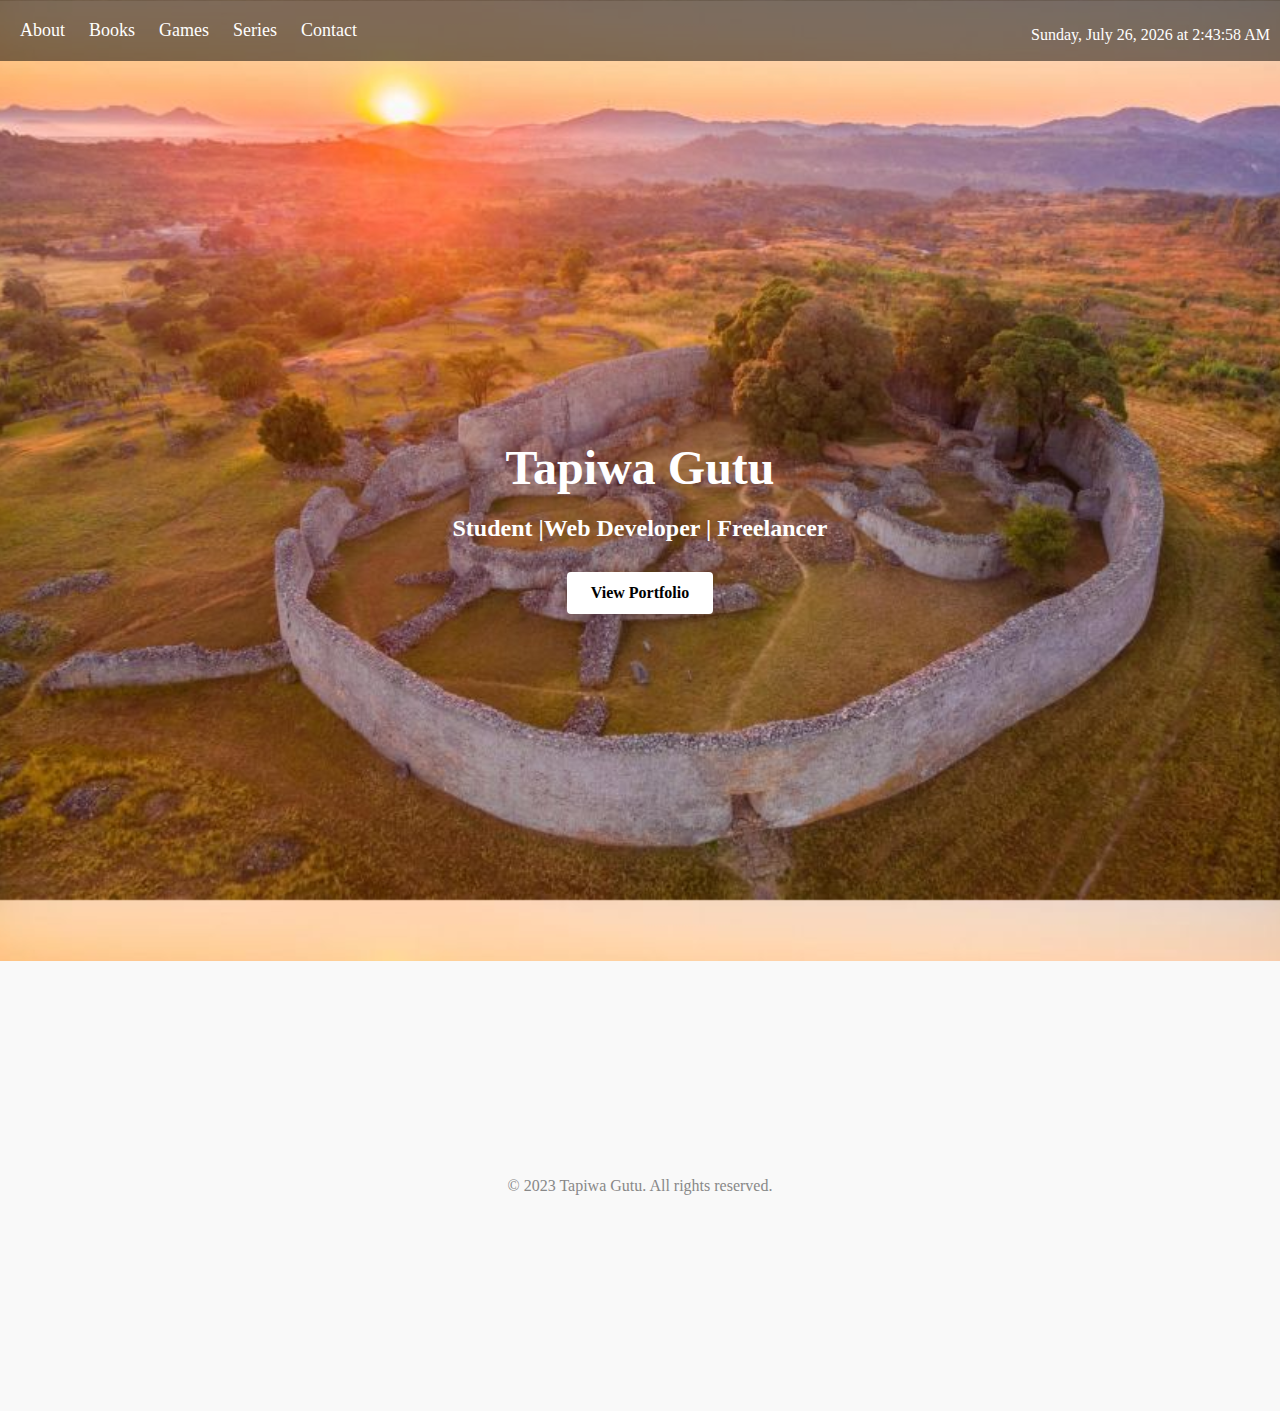
<file: Final Project/Index.html>
<!DOCTYPE html>
<html lang="en">
<head>
    <meta charset="UTF-8">
    <meta name="viewport" content="width=device-width, initial-scale=1.0">
    <title>Tapiwa Gutu - Personal Website</title>
    <link rel="stylesheet" href="Index.css">
</head>
<body>
    <header>
        <p id="current-time"></p>
        <nav>
            <ul>
                <li><a href="about.html">About</a></li>
                <li><a href="books.html">Books</a></li>
                <li><a href="games.html">Games</a></li>
                <li><a href="series.html">Series</a></li>
                <li><a href="contact.html">Contact</a></li>
            </ul>
        </nav>
    </header>

    <section id="hero">
        <div class="hero-content">
            <h1>Tapiwa Gutu</h1>
            <h2> Student |Web Developer | Freelancer</h2>
            <a href="https://github.com/td0007" class="cta-button">View Portfolio</a>
        </div>
    </section>
    <footer>
        <p>&copy; 2023 Tapiwa Gutu. All rights reserved.</p>
    </footer>

    <script src="Personal Website Javascript.js"></script>
</body>
</html>
</file>
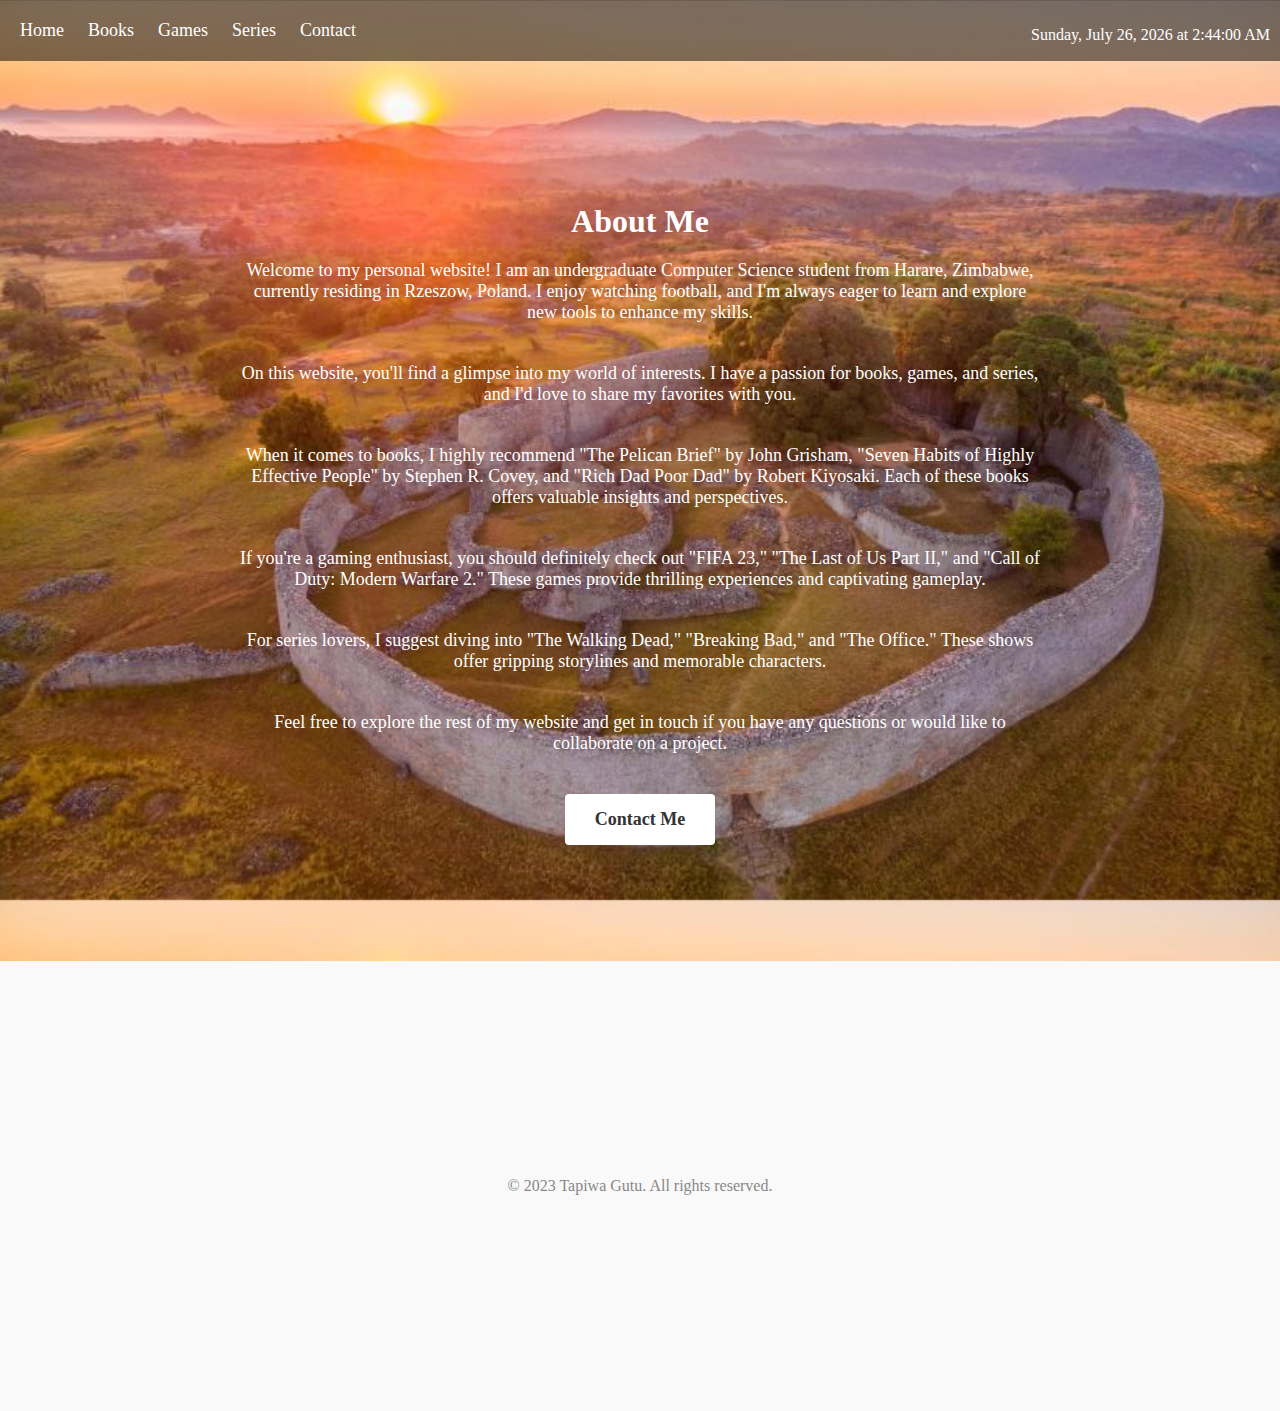
<file: Final Project/About.html>
<!DOCTYPE html>
<html lang="en">
<head>
    <meta charset="UTF-8">
    <meta name="viewport" content="width=device-width, initial-scale=1.0">
    <title>About - Tapiwa Gutu - Personal Website</title>
    <link rel="stylesheet" href="Index.css">
</head>
<body>
    <header>
        <p id="current-time"></p>
        <nav>
            <ul>
                <li><a href="index.html">Home</a></li>
                <li><a href="books.html">Books</a></li>
                <li><a href="games.html">Games</a></li>
                <li><a href="series.html">Series</a></li>
                <li><a href="contact.html">Contact</a></li>
            </ul>
        </nav>
    </header>

    <section id="about">
        <div class="about-content">
          <h2>About Me</h2>
          <p>Welcome to my personal website! I am an undergraduate Computer Science student from Harare, Zimbabwe, currently residing in Rzeszow, Poland. I enjoy watching football, and I'm always eager to learn and explore new tools to enhance my skills.</p>
          <p>On this website, you'll find a glimpse into my world of interests. I have a passion for books, games, and series, and I'd love to share my favorites with you.</p>
          <p>When it comes to books, I highly recommend "The Pelican Brief" by John Grisham, "Seven Habits of Highly Effective People" by Stephen R. Covey, and "Rich Dad Poor Dad" by Robert Kiyosaki. Each of these books offers valuable insights and perspectives.</p>
          <p>If you're a gaming enthusiast, you should definitely check out "FIFA 23," "The Last of Us Part II," and "Call of Duty: Modern Warfare 2." These games provide thrilling experiences and captivating gameplay.</p>
          <p>For series lovers, I suggest diving into "The Walking Dead," "Breaking Bad," and "The Office." These shows offer gripping storylines and memorable characters.</p>
          <p>Feel free to explore the rest of my website and get in touch if you have any questions or would like to collaborate on a project.</p>
          <a href="Contact.html" class="cta-button">Contact Me</a>
        </div>
      </section>
      
    <footer>
        <p>&copy; 2023 Tapiwa Gutu. All rights reserved.</p>
    </footer>

    <script src="Personal Website Javascript.js"></script>
</body>
</html>
</file>
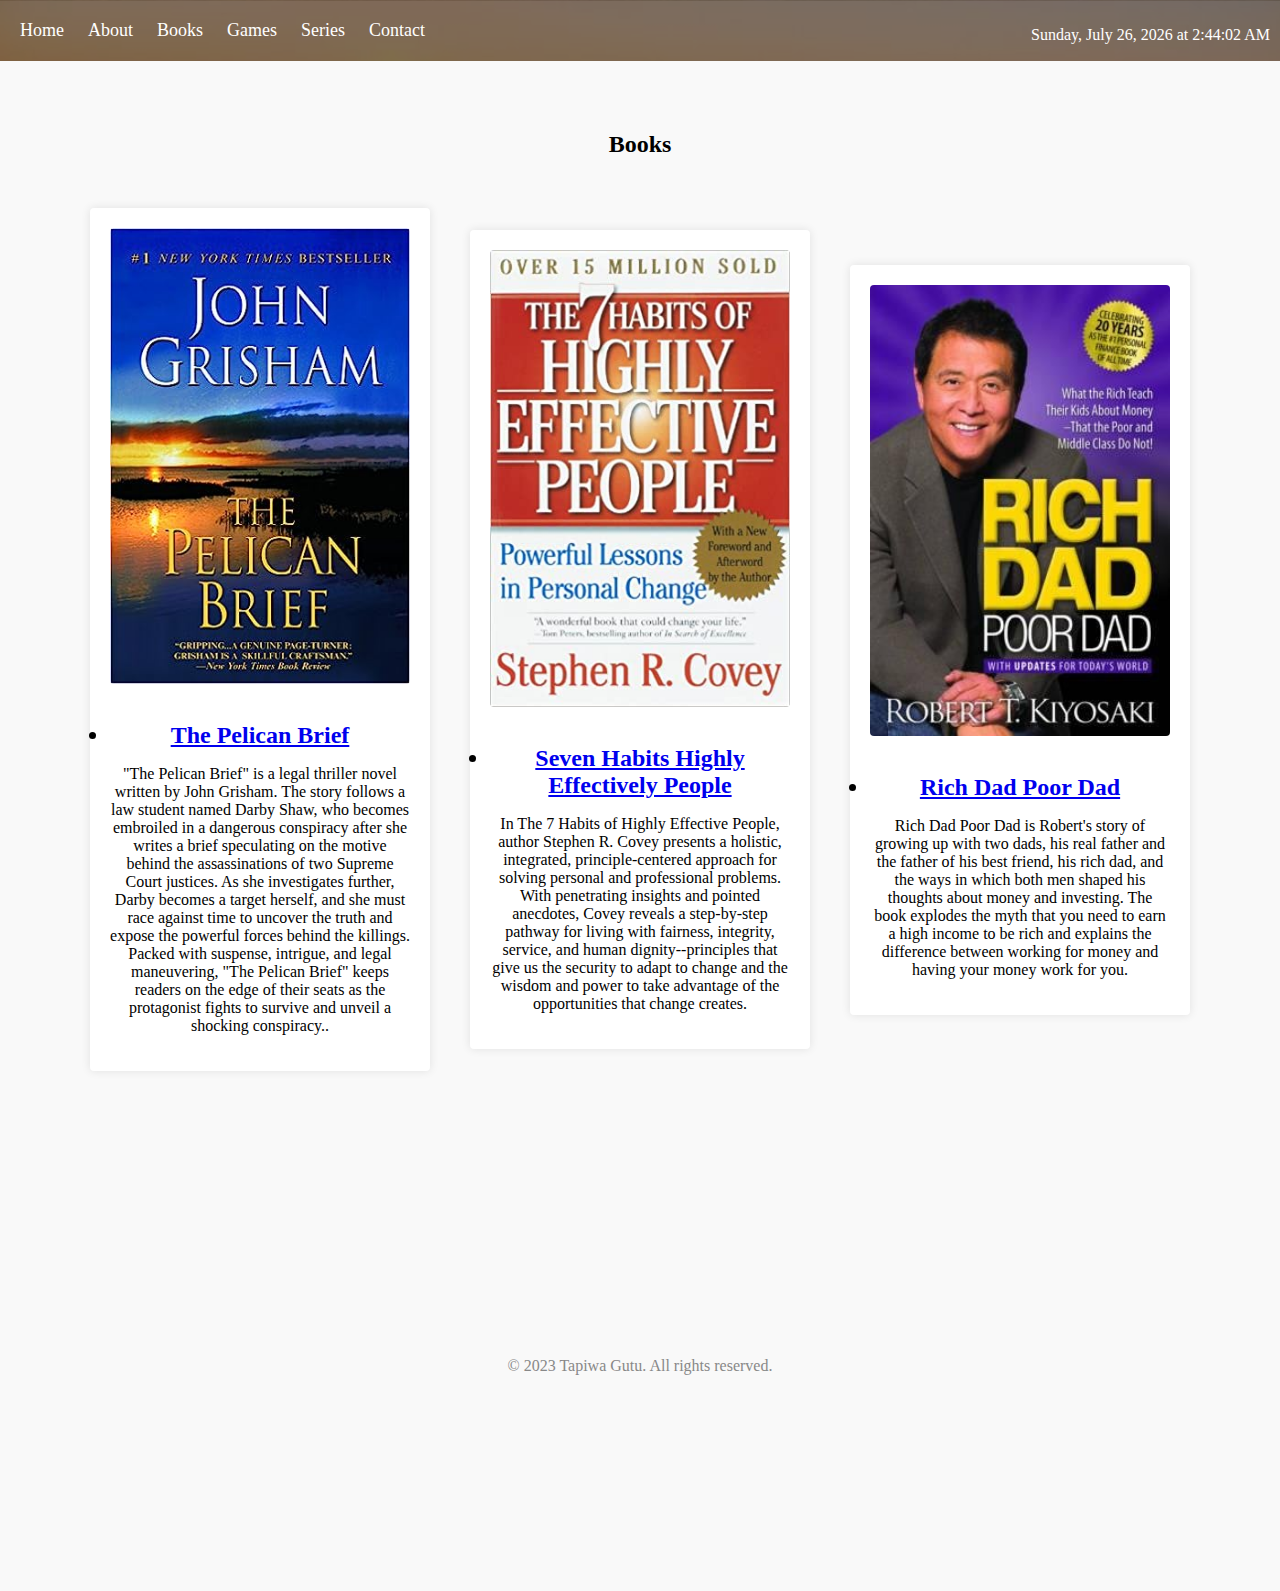
<file: Final Project/Books.html>
<!DOCTYPE html>
<html lang="en">
<head>
    <meta charset="UTF-8">
    <meta name="viewport" content="width=device-width, initial-scale=1.0">
    <title>Tapiwa Gutu - Books</title>
    <link rel="stylesheet" href="Index.css">
</head>
<body>
    <header>
        <p id="current-time"></p>
        <nav>
            <ul>
                <li><a href="index.html">Home</a></li>
                <li><a href="about.html">About</a></li>
                <li><a href="books.html">Books</a></li>
                <li><a href="games.html">Games</a></li>
                <li><a href="series.html">Series</a></li>
                <li><a href="contact.html">Contact</a></li>
            </ul>
        </nav>
    </header>

    <section id="Books">
        <div class="Books-content">
            <h2>Books</h2>
            <div class="Books-items">
                <div class="Books-item">
                    <img src="The_pelican_brief.jpg" alt="The Pelican Brief">
                    <h3><li><a href="https://www.jgrisham.com/Books/the-pelican-brief/">The Pelican Brief</a></li></h3>
                    <p>"The Pelican Brief" is a legal thriller novel written by John Grisham. The story follows a law student named Darby Shaw, who becomes embroiled in a dangerous conspiracy after she writes a brief speculating on the motive behind the assassinations of two Supreme Court justices. As she investigates further, Darby becomes a target herself, and she must race against time to uncover the truth and expose the powerful forces behind the killings. Packed with suspense, intrigue, and legal maneuvering, "The Pelican Brief" keeps readers on the edge of their seats as the protagonist fights to survive and unveil a shocking conspiracy..</p>
                    </div>
                <div class="Books-item">
                    <img src="7 Habits.jpg" alt="Seven Habits of Highly Effective People">
                    <h3><li><a href="https://www.amazon.com/Habits-Highly-Effective-People-Powerful/dp/0743269519">Seven Habits Highly Effectively People</a></li></h3>
                    <p>In The 7 Habits of Highly Effective People, author Stephen R. Covey presents a holistic, integrated, principle-centered approach for solving personal and professional problems. With penetrating insights and pointed anecdotes, Covey reveals a step-by-step pathway for living with fairness, integrity, service, and human dignity--principles that give us the security to adapt to change and the wisdom and power to take advantage of the opportunities that change creates.</p>
                </div>
                <div class="Books-item">
                    <img src="rich-dad-poor-dad.jpg" alt="Rich Dad Poor Dad">
                    <h3><li><a href="https://store.richdad.com/products/rich-dad-poor-dad-what-the-rich-teach-their-kids-about-money-that-the-poor-and-middle-class-do-not">Rich Dad Poor Dad</a></li></h3>
                    <p>Rich Dad Poor Dad is Robert's story of growing up with two dads, his real father and the father of his best friend, his rich dad, and the ways in which both men shaped his thoughts about money and investing. The book explodes the myth that you need to earn a high income to be rich and explains the difference between working for money and having your money work for you.</p>
                </div>
            </div>
        </div>
    </section>

    <footer>
        <p>&copy; 2023 Tapiwa Gutu. All rights reserved.</p>
    </footer>

    <script src="Personal Website Javascript.js"></script>
</body>
</html>
</file>
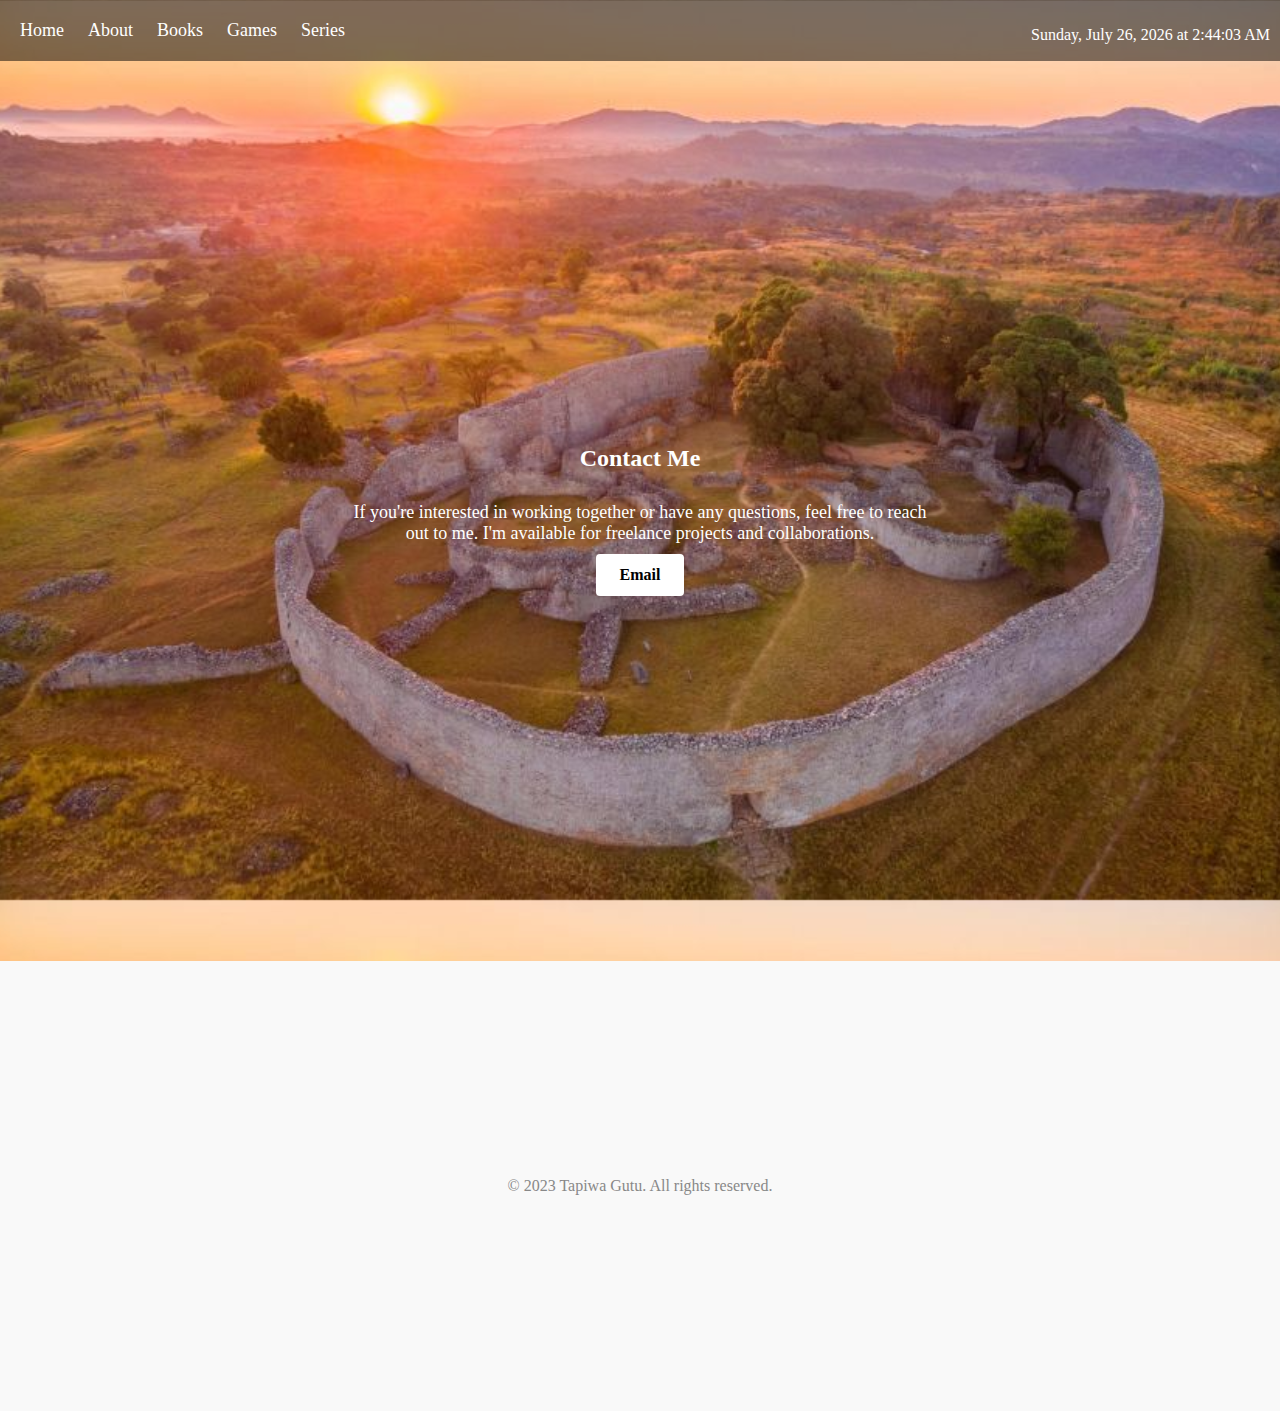
<file: Final Project/Contact.html>
<!DOCTYPE html>
<html lang="en">
<head>
    <meta charset="UTF-8">
    <meta name="viewport" content="width=device-width, initial-scale=1.0">
    <title>Contact - Tapiwa Gutu - Personal Website</title>
    <link rel="stylesheet" href="Index.css">
</head>
<body>
    <header>
        <p id="current-time"></p>
        <nav>
            <ul>
                <li><a href="index.html">Home</a></li>
                <li><a href="about.html">About</a></li>
                <li><a href="books.html">Books</a></li>
                <li><a href="games.html">Games</a></li>
                <li><a href="series.html">Series</a></li>
            </ul>
        </nav>
    </header>

    <section id="contact">
        <div class="contact-content">
            <h2>Contact Me</h2>
            <p>If you're interested in working together or have any questions, feel free to reach out to me. I'm available for freelance projects and collaborations.</p>
        
           <a href="mailto:tdgutu@gmail.com" class="cta-button">Email</a>
            </div>
        </div>
    </section>

    <footer>
        <p>&copy; 2023 Tapiwa Gutu. All rights reserved.</p>
    </footer>

    <script src="Personal Website Javascript.js"></script>
</body>
</html>
</file>
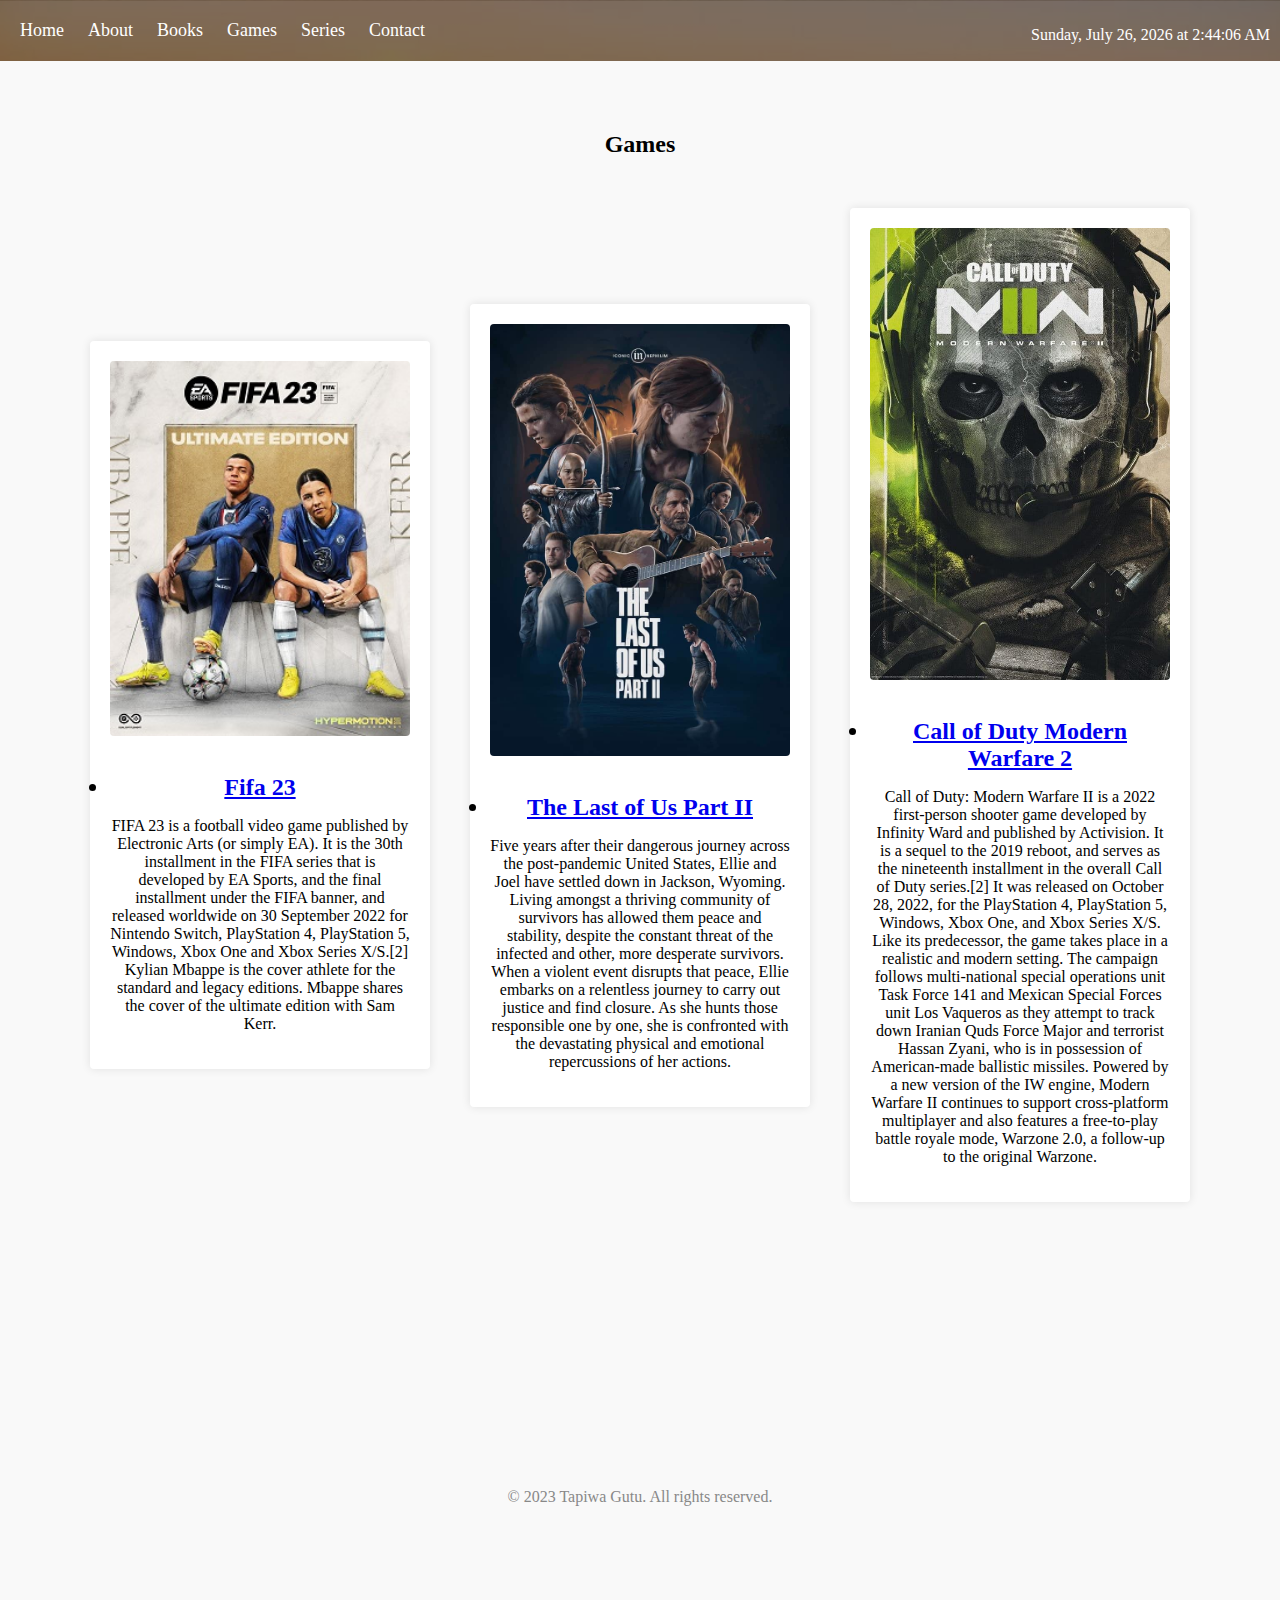
<file: Final Project/Games.html>
<!DOCTYPE html>
<html lang="en">
<head>
    <meta charset="UTF-8">
    <meta name="viewport" content="width=device-width, initial-scale=1.0">
    <title>Tapiwa Gutu - Games</title>
    <link rel="stylesheet" href="Index.css">
</head>
<body>
    <header>
        <p id="current-time"></p>
        <nav>
            <ul>
                <li><a href="index.html">Home</a></li>
                <li><a href="about.html">About</a></li>
                <li><a href="books.html">Books</a></li>
                <li><a href="games.html">Games</a></li>
                <li><a href="series.html">Series</a></li>
                <li><a href="contact.html">Contact</a></li>
            </ul>
        </nav>
    </header>
    <section id="Games">
        <div class="Games-content">
            <h2>Games</h2>
            <div class="Games-items">
                <div class="Games-item">
                    <img src="FIFA_23_Cover.jpg" alt="Fifa 23">
                    <h3> <li><a href="https://www.ea.com/pl-pl/games/fifa/fifa-23">Fifa 23</a></li></h3>
                    <p>FIFA 23 is a football video game published by Electronic Arts (or simply EA). It is the 30th installment in the FIFA series that is developed by EA Sports, and the final installment under the FIFA banner, and released worldwide on 30 September 2022 for Nintendo Switch, PlayStation 4, PlayStation 5, Windows, Xbox One and Xbox Series X/S.[2]
                    Kylian Mbappe is the cover athlete for the standard and legacy editions. Mbappe shares the cover of the ultimate edition with Sam Kerr.</p>
                    
                </div>
                <div class="Games-item">
                    <img src="TLU2.jpg" alt="The Last of Us 2">
                    <h3><li><a href="https://www.playstation.com/en-pl/games/the-last-of-us-part-ii/">The Last of Us Part II</a></li></h3>
                    <p>Five years after their dangerous journey across the post-pandemic United States, Ellie and Joel have settled down in Jackson, Wyoming. Living amongst a thriving community of survivors has allowed them peace and stability, despite the constant threat of the infected and other, more desperate survivors.
                       When a violent event disrupts that peace, Ellie embarks on a relentless journey to carry out justice and find closure. As she hunts those responsible one by one, she is confronted with the devastating physical and emotional repercussions of her actions.</p>
                    </div>
                <div class="Games-item">
                    <img src="call-of-duty-modern-warfare-2.jpg" alt="Call of Duty Modern Warfare 2">
                    <h3><li><a href="https://www.callofduty.com/modernwarfare2">Call of Duty Modern Warfare 2</a></li></h3>
                    <p>Call of Duty: Modern Warfare II is a 2022 first-person shooter game developed by Infinity Ward and published by Activision. It is a sequel to the 2019 reboot, and serves as the nineteenth installment in the overall Call of Duty series.[2] It was released on October 28, 2022, for the PlayStation 4, PlayStation 5, Windows, Xbox One, and Xbox Series X/S.<br>
                    Like its predecessor, the game takes place in a realistic and modern setting. The campaign follows multi-national special operations unit Task Force 141 and Mexican Special Forces unit Los Vaqueros as they attempt to track down Iranian Quds Force Major and terrorist Hassan Zyani, who is in possession of American-made ballistic missiles. Powered by a new version of the IW engine, Modern Warfare II continues to support cross-platform multiplayer and also features a free-to-play battle royale mode, Warzone 2.0, a follow-up to the original Warzone.</p>
                </div>
            </div>
        </div>
    </section>

    <footer>
        <p>&copy; 2023 Tapiwa Gutu. All rights reserved.</p>
    </footer>

    <script src="Personal Website Javascript.js"></script>
</body>
</html>
</file>
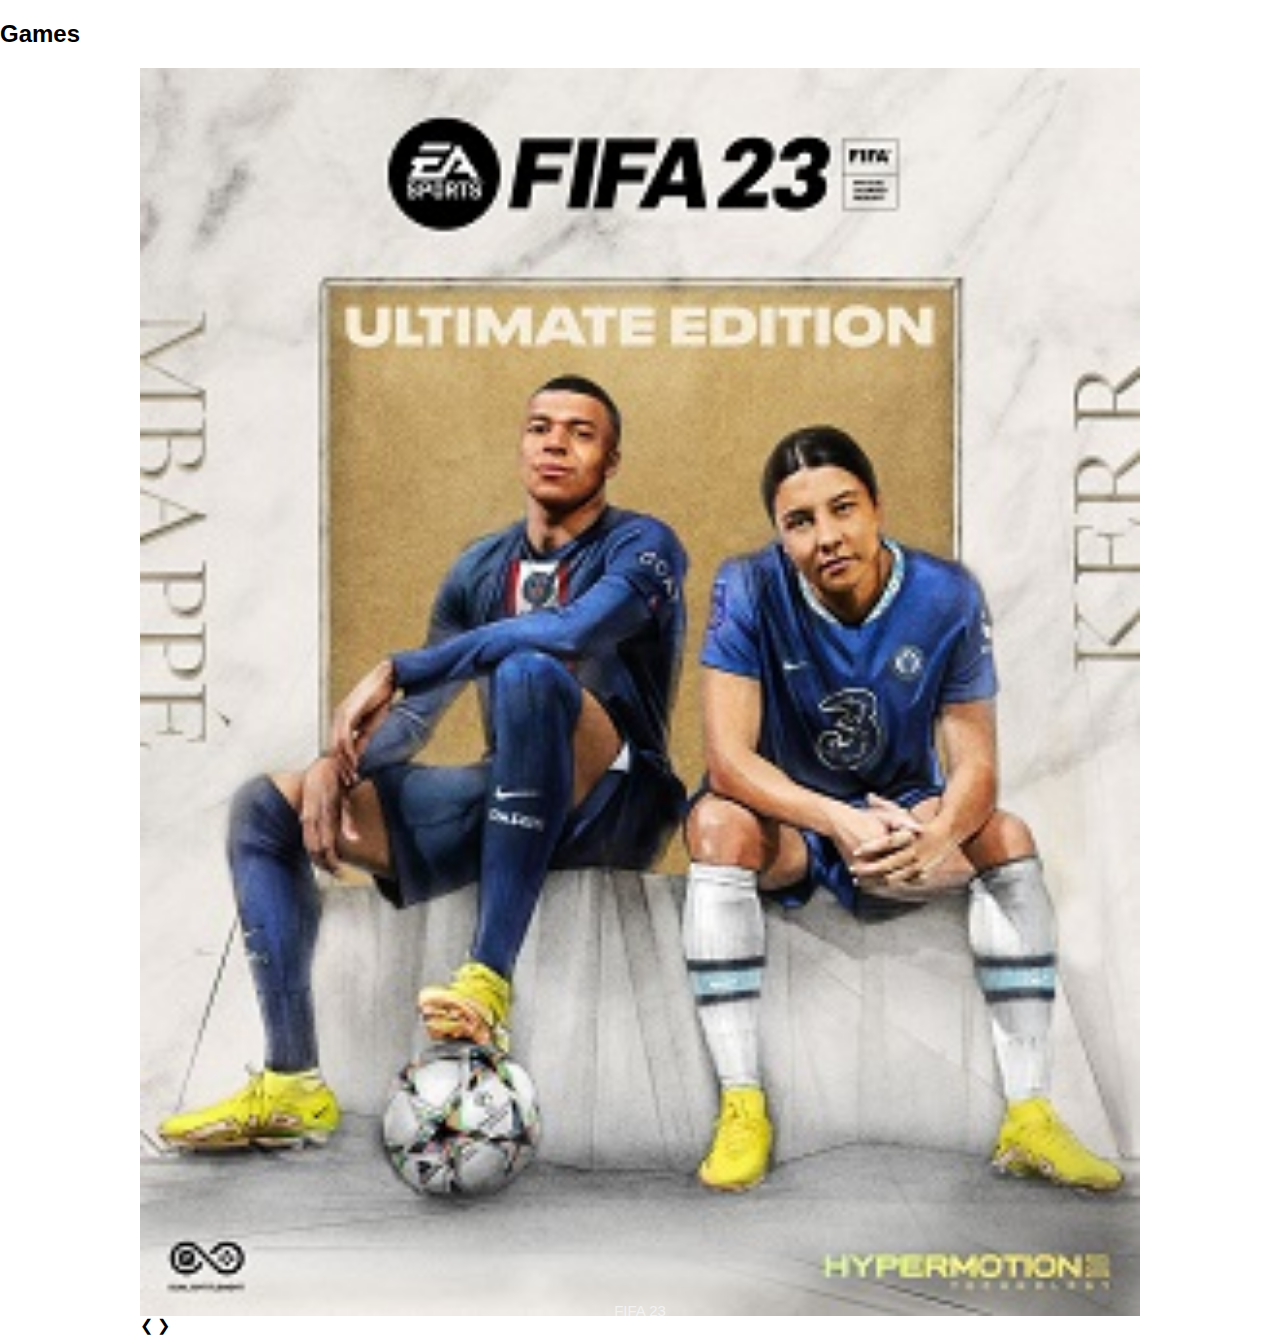
<file: Final Project/slideshow.html>
<!DOCTYPE html>
<html>
<head>
<meta name="viewport" content="width=device-width, initial-scale=1">
<style>
* {box-sizing: border-box;}
body {font-family: Verdana, sans-serif; margin: 0;}
.slideshow-container {max-width: 1000px; position: relative; margin: auto;}
.mySlides {display: none;}
img {vertical-align: middle;}

/* Slideshow caption */
.text {
  color: #f2f2f2;
  font-size: 15px;
  padding: 8px 12px;
  position: absolute;
  bottom: 8px;
  width: 100%;
  text-align: center;
}

/* The dots/bullets/indicators */
.dot {
  cursor: pointer;
  height: 15px;
  width: 15px;
  margin: 0 2px;
  background-color: #bbb;
  border-radius: 50%;
  display: inline-block;
  transition: background-color 0.6s ease;
}

.active, .dot:hover {
  background-color: #717171;
}
</style>
</head>
<body>

<section id="Games">
  <div class="Games-content">
    <h2>Games</h2>
    <div class="Games-items">
      <div class="Games-item">
        <div class="slideshow-container">
          <div class="mySlides fade">
            <img src="FIFA_23_Cover.jpg" alt="Fifa 23" style="width:100%">
            <div class="text">FIFA 23</div>
          </div>

          <div class="mySlides fade">
            <img src="TLU2.jpg" alt="The Last of Us 2" style="width:100%">
            <div class="text">The Last of Us Part II</div>
          </div>

          <div class="mySlides fade">
            <img src="call-of-duty-modern-warfare-2.jpg" alt="Call of Duty Modern Warfare 2" style="width:100%">
            <div class="text">Call of Duty Modern Warfare 2</div>
          </div>

          <a class="prev" onclick="plusSlides(-1)">&#10094;</a>
          <a class="next" onclick="plusSlides(1)">&#10095;</a>
        </div>
      </div>
    </div>
  </div>
</section>

<script>
let slideIndex = 1;
showSlides(slideIndex);

function plusSlides(n) {
  showSlides(slideIndex += n);
}

function currentSlide(n) {
  showSlides(slideIndex = n);
}

function showSlides(n) {
  let i;
  let slides = document.getElementsByClassName("mySlides");
  let dots = document.getElementsByClassName("dot");
  if (n > slides.length) {slideIndex = 1;}
  if (n < 1) {slideIndex = slides.length;}
  for (i = 0; i < slides.length; i++) {
    slides[i].style.display = "none";
  }
  for (i = 0; i < dots.length; i++) {
    dots[i].className = dots[i].className.replace(" active", "");
  }
  slides[slideIndex - 1].style.display = "block";
  dots[slideIndex - 1].className += " active";
}
</script>

</body>
</html>
</file>
<file: Final Project/Index.css>
html, body {
    margin: 0;
    padding: 0;
}

#current-time {
    position: absolute;
    top: 10px;
    right: 10px;
    font-size: 16px;
    color: #ffffff;
  }
  
html, body {
    height: 100%;
}

body {
    background-image: url("GZ.jpg");
    background-size: cover;
    background-position: center;
}

header {
    background-color: rgba(0, 0, 0, 0.5);
    padding: 20px;
}

nav ul {
    list-style: none;
    margin: 0;
    padding: 0;
}

nav ul li {
    display: inline;
    margin-right: 20px;
}

nav ul li a {
    color: #fff;
    text-decoration: none;
    font-size: 18px;
}

#hero {
   height: 100vh;
    display: flex;
    justify-content: center;
    align-items: center;
    text-align: center;
    color: #fff;
}

.hero-content {
    max-width: 600px;
    margin: 0 auto;
}

h1 {
    font-size: 48px;
    margin-bottom: 20px;
}

h2 {
    font-size: 24px;
    margin-bottom: 30px;
}

.cta-button {
    display: inline-block;
    padding: 12px 24px;
    background-color: #fff;
    color: #000;
    text-decoration: none;
    font-weight: bold;
    border-radius: 4px;
}

.cta-button:hover {
    background-color: #000;
    color: #fff;
}

#about {
    height: 100vh;
    display: flex;
    justify-content: center;
    align-items: center;
    text-align: center;
    color: #fff;
  }
  
  .about-content {
    max-width: 800px;
    margin: 0 auto;
    text-align: center;
  }
  
  .about-content h2 {
    font-size: 32px;
    font-weight: bold;
    margin-bottom: 20px;
  }
  
  .about-content p {
    font-size: 18px;
    margin-bottom: 40px;
  }
  
  .about-content .cta-button {
    display: inline-block;
    background-color: white;
    color: #333;
    padding: 15px 30px;
    border-radius: 4px;
    text-decoration: none;
    font-size: 18px;
    transition: background-color 0.1s ease;
  }
  
  .about-content .cta-button:hover {
    background-color: #white;
  }

#Games {
    background-color: #f9f9f9;
    padding: 50px 0;
    text-align: center;
}

.Games-items {
    display: flex;
    justify-content: center;
    align-items: center;
    flex-wrap: wrap;
    margin-top: 30px;
}

.Games-item {
    width: 300px;
    margin: 20px;
    padding: 20px;
    background-color: #fff;
    border-radius: 4px;
    box-shadow: 0 0 10px rgba(0, 0, 0, 0.1);
}

.Games-item img {
    width: 100%;
    border-radius: 4px;
    margin-bottom: 10px;
}

.Games-item h3 {
    font-size: 24px;
    margin-bottom: 10px;
}

.Games-item p {
    font-size: 16px;
}

#Series {
    background-color: #f9f9f9;
    padding: 50px 0;
    text-align: center;
}

.Series-items {
    display: flex;
    justify-content: center;
    align-items: center;
    flex-wrap: wrap;
    margin-top: 30px;
}

.Series-item {
    width: 300px;
    margin: 20px;
    padding: 20px;
    background-color: #fff;
    border-radius: 4px;
    box-shadow: 0 0 10px rgba(0, 0, 0, 0.1);
}

.Series-item img {
    width: 100%;
    border-radius: 4px;
    margin-bottom: 10px;
}

.Series-item h3 {
    font-size: 24px;
    margin-bottom: 10px;
}

.Series-item p {
    font-size: 16px;
}

#Books {
    background-color: #f9f9f9;
    padding: 50px 0;
    text-align: center;
}

.Books-items {
    display: flex;
    justify-content: center;
    align-items: center;
    flex-wrap: wrap;
    margin-top: 30px;
}

.Books-item {
    width: 300px;
    margin: 20px;
    padding: 20px;
    background-color: #fff;
    border-radius: 4px;
    box-shadow: 0 0 10px rgba(0, 0, 0, 0.1);
}

.Books-item img {
    width: 100%;
    border-radius: 4px;
    margin-bottom: 10px;
}

.Books-item h3 {
    font-size: 24px;
    margin-bottom: 10px;
}

.Books-item p {
    font-size: 16px;
}

#contact {
    height: 100vh;
    display: flex;
    justify-content: center;
    align-items: center;
    text-align: center;
    color: #fff;
}

.contact-content {
    max-width: 600px;
    margin: 0 auto;
}

.contact-content p {
    font-size: 18px;
    margin-bottom: 10px;
}

.social-media-icons {
    margin-top: 20px;
}

.social-media-icons a {
    margin-right: 10px;
}

footer {
    background-color: #f9f9f9;
    padding: 200px ;
    text-align: center;
    color: #888;
}
</file>
